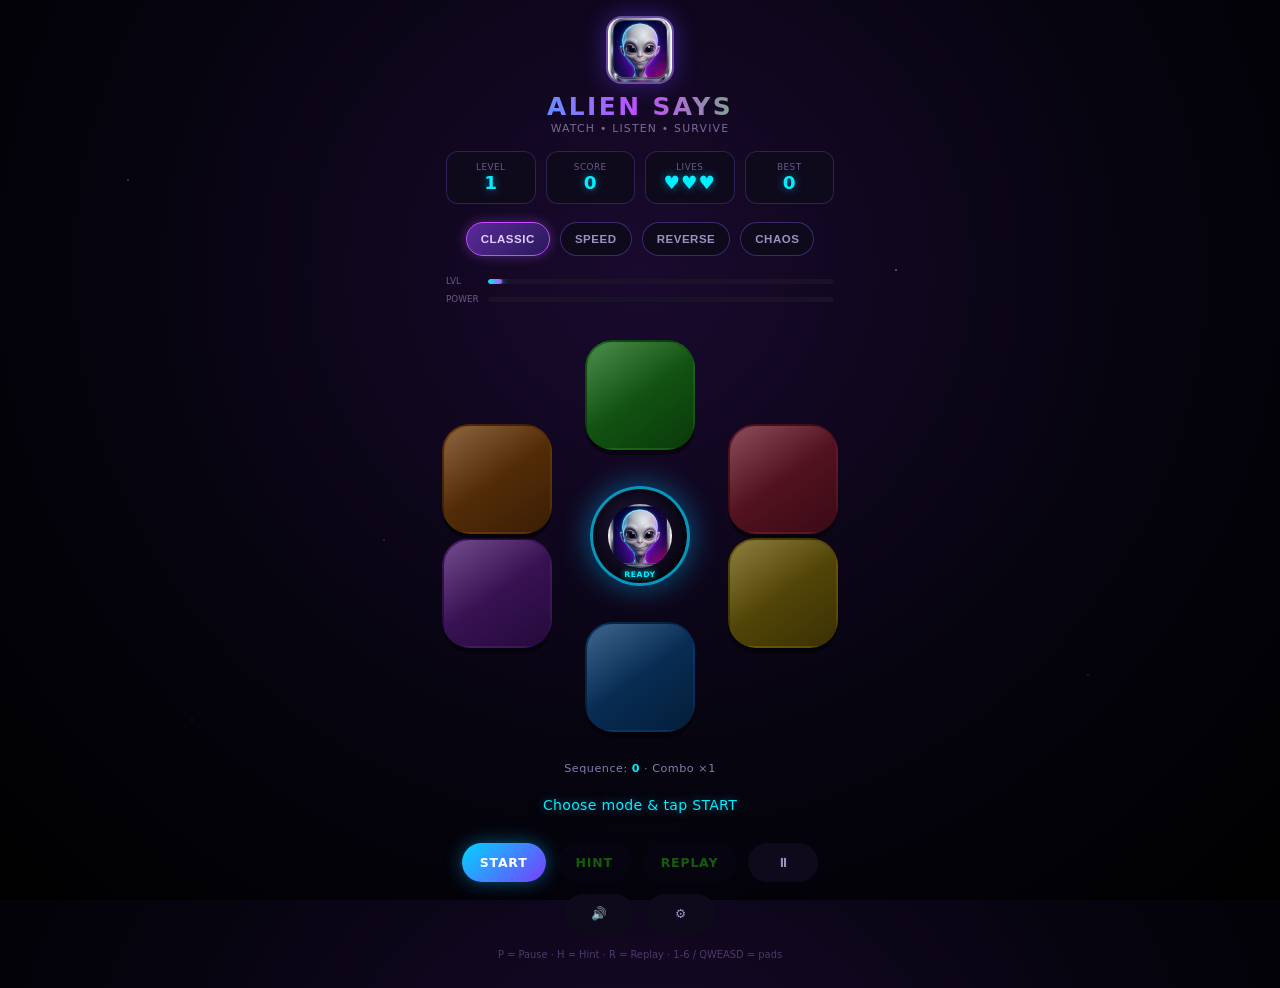
<file: index.html>
<!DOCTYPE html>
<html lang="en">
<head>
  <meta charset="UTF-8">
  <meta name="viewport" content="width=device-width, initial-scale=1.0, maximum-scale=1.0, user-scalable=no, viewport-fit=cover">
  <meta name="theme-color" content="#0a0618">
  <meta name="apple-mobile-web-app-capable" content="yes">
  <meta name="apple-mobile-web-app-status-bar-style" content="black-translucent">
  <meta name="apple-mobile-web-app-title" content="Alien Says">
  <link rel="icon" type="image/png" href="alien-icon-192.png">
  <link rel="apple-touch-icon" href="alien-icon-512.png">
  <link rel="manifest" href="manifest.json">
  <title>Alien Says</title>
  <style>
    :root {
      --bg: #06040f;
      --panel: #0e0a1c;
      --green: #39ff14;
      --red: #ff2a4a;
      --yellow: #ffe600;
      --blue: #00d4ff;
      --purple: #c44dff;
      --orange: #ff8c00;
      --cyan: #00f0ff;
      --text: #e8e0ff;
    }
    * { box-sizing: border-box; margin: 0; padding: 0; -webkit-tap-highlight-color: transparent; user-select: none; -webkit-user-select: none; }
    html, body { height: 100%; width: 100%; }
    body {
      background: radial-gradient(ellipse at 50% 30%, #1a0a2e 0%, #06040f 55%, #000 100%);
      color: var(--text);
      font-family: system-ui, -apple-system, BlinkMacSystemFont, "Segoe UI", Roboto, sans-serif;
      min-height: 100dvh; min-height: -webkit-fill-available;
      display: flex; flex-direction: column; align-items: center; justify-content: flex-start;
      overflow-x: hidden; overflow-y: auto; position: relative;
    }
    body::before {
      content: ''; position: fixed; inset: 0;
      background-image:
        radial-gradient(1px 1px at 10% 20%, #fff, transparent),
        radial-gradient(1px 1px at 30% 60%, rgba(255,255,255,0.7), transparent),
        radial-gradient(1.5px 1.5px at 70% 30%, #fff, transparent),
        radial-gradient(1px 1px at 85% 75%, rgba(180,120,255,0.8), transparent),
        radial-gradient(1px 1px at 50% 90%, #fff, transparent),
        radial-gradient(1px 1px at 15% 80%, rgba(0,240,255,0.6), transparent);
      background-size: 100% 100%; animation: starDrift 40s linear infinite; opacity: 0.55; pointer-events: none; z-index: 0;
    }
    @keyframes starDrift { from { transform: translateY(0); } to { transform: translateY(-30px); } }
    #edgeGlow {
      position: fixed; inset: 0; pointer-events: none; z-index: 50; opacity: 0; transition: opacity 0.25s;
      box-shadow: inset 0 0 80px var(--glow-color, #39ff14);
    }
    .container {
      position: relative; z-index: 1; width: 100%; max-width: 420px; padding: 16px 16px 28px;
      display: flex; flex-direction: column; align-items: center; gap: 16px;
    }
    header { text-align: center; width: 100%; }
    .logo-wrap {
      width: 68px; height: 68px; margin: 0 auto 8px; border-radius: 16px; background: #0a0618;
      border: 2px solid rgba(180,120,255,0.6);
      box-shadow: 0 0 25px rgba(100,60,255,0.45), inset 0 0 12px rgba(0,0,0,0.6);
      overflow: hidden; animation: logoPulse 3.5s ease-in-out infinite;
    }
    .logo-wrap img { width: 100%; height: 100%; object-fit: cover; display: block; }
    @keyframes logoPulse {
      0%, 100% { box-shadow: 0 0 20px rgba(100,60,255,0.4); }
      50% { box-shadow: 0 0 35px rgba(0,212,255,0.6), 0 0 60px rgba(180,80,255,0.3); }
    }
    h1 {
      font-size: 1.55rem; font-weight: 800; letter-spacing: 2.5px;
      background: linear-gradient(90deg, #00d4ff, #c44dff, #39ff14);
      -webkit-background-clip: text; -webkit-text-fill-color: transparent; background-clip: text; margin-bottom: 1px;
    }
    .tagline { font-size: 0.68rem; color: #7a6a9a; letter-spacing: 1.2px; text-transform: uppercase; }
    .hud { display: grid; grid-template-columns: repeat(4, 1fr); gap: 10px; width: 100%; }
    .hud-box {
      background: var(--panel); border: 1px solid rgba(140,100,255,0.25); border-radius: 12px;
      padding: 10px 6px; text-align: center;
    }
    .hud-label { font-size: 0.55rem; color: #6a5a8a; letter-spacing: 0.5px; text-transform: uppercase; }
    .hud-value { font-size: 1.15rem; font-weight: 700; color: var(--cyan); text-shadow: 0 0 8px rgba(0,212,255,0.5); }
    .modes { display: flex; gap: 10px; width: 100%; justify-content: center; flex-wrap: wrap; margin: 2px 0; }
    .mode-btn {
      font-size: 0.72rem; font-weight: 600; padding: 10px 14px; border-radius: 20px;
      border: 1px solid rgba(140,100,255,0.35); background: var(--panel); color: #a090c0;
      cursor: pointer; transition: all 0.15s; text-transform: uppercase; letter-spacing: 0.5px;
      min-width: 72px;
    }
    .mode-btn.active {
      background: linear-gradient(135deg, #5a2a9a, #2a1a5a); color: #e0d0ff;
      border-color: var(--purple); box-shadow: 0 0 12px rgba(180,80,255,0.4);
    }
    .mode-btn:disabled { opacity: 0.45; cursor: not-allowed; }
    .mode-btn:not(:disabled):hover {
      border-color: var(--purple);
      color: #e0d0ff;
      background: rgba(90,42,154,0.35);
    }
    .bars { width: 100%; display: flex; flex-direction: column; gap: 8px; margin: 2px 0; }
    .bar-row { display: flex; align-items: center; gap: 6px; }
    .bar-label { font-size: 0.55rem; color: #6a5a8a; width: 36px; text-transform: uppercase; }
    .bar-track { flex: 1; height: 5px; background: #1a1228; border-radius: 3px; overflow: hidden; }
    .bar-fill { height: 100%; width: 0%; border-radius: 3px; transition: width 0.35s ease; }
    .level-fill { background: linear-gradient(90deg, var(--cyan), var(--purple)); box-shadow: 0 0 6px var(--cyan); }
    .power-fill { background: linear-gradient(90deg, var(--green), var(--yellow)); box-shadow: 0 0 6px var(--green); }
    .board {
      position: relative;
      width: 400px;
      height: 400px;
      margin: 14px 0;
      flex-shrink: 0;
    }
    .pad {
      position: absolute;
      width: 110px;
      height: 110px;
      border-radius: 28px;
      cursor: pointer;
      transition: transform 0.09s ease, box-shadow 0.09s ease, background 0.09s ease, filter 0.09s;
      border: 2px solid transparent;
      overflow: hidden;
      box-shadow: 0 5px 0 rgba(0,0,0,0.5);
    }
    .pad::before {
      content: ''; position: absolute; inset: 0; border-radius: 24px;
      background: linear-gradient(145deg, rgba(255,255,255,0.22), transparent 50%); pointer-events: none;
    }
    .pad::after {
      content: ''; position: absolute; inset: 0; border-radius: 24px; opacity: 0;
      transition: opacity 0.15s; pointer-events: none; box-shadow: inset 0 0 24px rgba(255,255,255,0.4);
    }
    .pad.lit::after { opacity: 1; }
    /* Circular layout – generous gaps (~28-36px clear space between pads)
       Research: ≥12-16px gap preferred; separation reduces mistaps more than size alone */
    .pad-green  {
      top: 4px; left: 50%; margin-left: -55px;
      background: linear-gradient(145deg, #1a6b1a, #0a3a0a);
    }
    .pad-red {
      top: 88px; right: 2px;
      background: linear-gradient(145deg, #6b1a2a, #3a0a15);
    }
    .pad-yellow {
      bottom: 88px; right: 2px;
      background: linear-gradient(145deg, #6b5a0a, #3a3005);
    }
    .pad-blue {
      bottom: 4px; left: 50%; margin-left: -55px;
      background: linear-gradient(145deg, #0a3a6b, #051e3a);
    }
    .pad-purple {
      bottom: 88px; left: 2px;
      background: linear-gradient(145deg, #4a1a6b, #250a3a);
    }
    .pad-orange {
      top: 88px; left: 2px;
      background: linear-gradient(145deg, #6b3a0a, #3a1e05);
    }
    .pad.lit, .pad.active { filter: brightness(1.35) saturate(1.4); z-index: 2; }
    .pad-green.lit, .pad-green.active {
      background: linear-gradient(145deg, #39ff14, #00e000) !important;
      box-shadow: 0 0 28px #39ff14, 0 0 55px rgba(57,255,20,0.7), 0 0 90px rgba(57,255,20,0.35);
      border-color: #bfffbf; transform: scale(0.94);
    }
    .pad-red.lit, .pad-red.active {
      background: linear-gradient(145deg, #ff2a4a, #ff0040) !important;
      box-shadow: 0 0 25px #ff2a4a, 0 0 50px rgba(255,42,74,0.7), 0 0 80px rgba(255,42,74,0.3);
      border-color: #ffbfcf; transform: scale(0.94);
    }
    .pad-yellow.lit, .pad-yellow.active {
      background: linear-gradient(145deg, #ffe600, #ffcc00) !important;
      box-shadow: 0 0 25px #ffe600, 0 0 50px rgba(255,230,0,0.7), 0 0 80px rgba(255,230,0,0.3);
      border-color: #ffffbf; transform: scale(0.94);
    }
    .pad-blue.lit, .pad-blue.active {
      background: linear-gradient(145deg, #00d4ff, #0099ff) !important;
      box-shadow: 0 0 28px #00d4ff, 0 0 55px rgba(0,212,255,0.7), 0 0 90px rgba(0,212,255,0.35);
      border-color: #bff5ff; transform: scale(0.94);
    }
    .pad-purple.lit, .pad-purple.active {
      background: linear-gradient(145deg, #c44dff, #9b2dff) !important;
      box-shadow: 0 0 25px #c44dff, 0 0 50px rgba(196,77,255,0.7), 0 0 80px rgba(196,77,255,0.3);
      border-color: #e8bfff; transform: scale(0.94);
    }
    .pad-orange.lit, .pad-orange.active {
      background: linear-gradient(145deg, #ff8c00, #ff6600) !important;
      box-shadow: 0 0 25px #ff8c00, 0 0 50px rgba(255,140,0,0.7), 0 0 80px rgba(255,140,0,0.3);
      border-color: #ffdfbf; transform: scale(0.94);
    }
    .pad.disabled { pointer-events: none; opacity: 0.7; }
    .center {
      position: absolute; top: 50%; left: 50%; transform: translate(-50%, -50%);
      width: 100px; height: 100px; border-radius: 50%;
      background: radial-gradient(circle at 35% 30%, #1a1230, #06040f);
      border: 3px solid rgba(0,212,255,0.7);
      box-shadow: 0 0 30px rgba(0,180,255,0.5), inset 0 0 16px rgba(0,0,0,0.8);
      display: flex; flex-direction: column; align-items: center; justify-content: center;
      cursor: pointer; z-index: 5; transition: all 0.2s; overflow: hidden;
    }
    .center:hover { box-shadow: 0 0 40px rgba(0,212,255,0.7), inset 0 0 16px rgba(0,0,0,0.8); }
    .center img { width: 64px; height: 64px; border-radius: 50%; object-fit: cover; transition: transform 0.2s; }
    .center.react img { transform: scale(1.12); }
    .center .status-text {
      position: absolute; bottom: 4px; font-size: 0.48rem; letter-spacing: 0.6px;
      color: var(--cyan); font-weight: 700; text-transform: uppercase; text-shadow: 0 0 6px var(--cyan);
    }
    .message {
      min-height: 28px; font-size: 0.88rem; text-align: center; color: var(--cyan);
      text-shadow: 0 0 10px rgba(0,212,255,0.5); letter-spacing: 0.3px; padding: 4px 8px;
      margin: 2px 0;
    }
    .message.error { color: #ff4466; text-shadow: 0 0 10px #ff4466; }
    .message.success { color: var(--green); text-shadow: 0 0 10px var(--green); }
    .message.warn { color: var(--yellow); text-shadow: 0 0 10px var(--yellow); }
    .controls { display: flex; gap: 12px; width: 100%; justify-content: center; flex-wrap: wrap; margin-top: 4px; }
    button.ctrl {
      font-family: inherit; font-size: 0.78rem; font-weight: 700; letter-spacing: 0.8px;
      padding: 12px 18px; border: none; border-radius: 26px; cursor: pointer;
      transition: transform 0.12s, box-shadow 0.12s, opacity 0.12s; text-transform: uppercase;
      min-width: 70px;
    }
    .btn-start {
      background: linear-gradient(135deg, #00d4ff, #7a3dff); color: #fff;
      box-shadow: 0 0 18px rgba(0,180,255,0.45);
    }
    .btn-start:hover:not(:disabled) { transform: scale(1.05); box-shadow: 0 0 28px rgba(0,180,255,0.7); }
    .btn-start:disabled { opacity: 0.4; cursor: not-allowed; transform: none; }
    .btn-hint { background: var(--panel); color: var(--green); border: 1px solid rgba(57,255,20,0.4); }
    .btn-hint:disabled { opacity: 0.35; cursor: not-allowed; }
    .btn-sound, .btn-settings { background: var(--panel); color: #a090c0; border: 1px solid rgba(140,100,255,0.3); }
    .tip { font-size: 0.62rem; color: #4a3a6a; text-align: center; }
    .overlay {
      position: fixed; inset: 0; background: rgba(4,2,12,0.82);
      backdrop-filter: blur(6px); -webkit-backdrop-filter: blur(6px);
      display: flex; align-items: center; justify-content: center; z-index: 200;
      opacity: 0; pointer-events: none; transition: opacity 0.3s; padding: 16px;
    }
    .overlay.show { opacity: 1; pointer-events: auto; }
    .overlay-card {
      background: linear-gradient(165deg, #140e28, #0a0618); border: 2px solid rgba(0,212,255,0.5);
      border-radius: 18px; padding: 22px 18px; text-align: center; max-width: 320px; width: 100%;
      box-shadow: 0 0 50px rgba(80,40,180,0.35);
    }
    .overlay-card h2 {
      font-size: 1.35rem; margin-bottom: 6px;
      background: linear-gradient(90deg, #00d4ff, #c44dff);
      -webkit-background-clip: text; -webkit-text-fill-color: transparent;
    }
    .overlay-card p { font-size: 0.82rem; color: #9a8ab8; margin-bottom: 10px; line-height: 1.4; }
    .score-big { font-size: 2rem; font-weight: 800; color: var(--cyan); text-shadow: 0 0 18px var(--cyan); margin: 4px 0 12px; }
    .stats-row { display: flex; justify-content: space-around; margin: 10px 0 14px; font-size: 0.75rem; color: #8a7aa8; }
    .stats-row span { display: block; color: var(--text); font-weight: 700; font-size: 1rem; }
    .hs-list { text-align: left; font-size: 0.78rem; margin: 8px 0 12px; max-height: 120px; overflow-y: auto; }
    .hs-list div { display: flex; justify-content: space-between; padding: 3px 0; border-bottom: 1px solid rgba(140,100,255,0.15); color: #a090c0; }
    .hs-list .rank { color: var(--cyan); font-weight: 700; width: 24px; }
    .settings-grid { display: grid; gap: 10px; text-align: left; margin: 12px 0; }
    .settings-grid label { display: flex; justify-content: space-between; align-items: center; font-size: 0.8rem; color: #b0a0d0; }
    .settings-grid input[type="range"] { width: 110px; accent-color: var(--cyan); }
    #loader {
      position: fixed; inset: 0; background: #06040f; display: flex; flex-direction: column;
      align-items: center; justify-content: center; z-index: 9999; transition: opacity 0.4s;
    }
    #loader.hide { opacity: 0; pointer-events: none; }
    #loader .alien-spin {
      width: 90px; height: 90px; border-radius: 20px; border: 2px solid rgba(0,212,255,0.6);
      box-shadow: 0 0 30px rgba(100,60,255,0.5); overflow: hidden; margin-bottom: 14px;
      animation: logoPulse 1.6s ease-in-out infinite;
    }
    #loader .alien-spin img { width: 100%; height: 100%; object-fit: cover; }
    #loader p { color: var(--cyan); font-size: 0.9rem; letter-spacing: 2px; }
    @media (max-width: 420px) {
      .board { width: 360px; height: 360px; }
      .pad { width: 100px; height: 100px; border-radius: 24px; }
      .pad-green, .pad-blue { margin-left: -50px; }
      .center { width: 90px; height: 90px; }
      .center img { width: 56px; height: 56px; }
      h1 { font-size: 1.35rem; }
      .hud-value { font-size: 1rem; }
    }
    @media (max-width: 380px) {
      .board { width: 330px; height: 330px; }
      .pad { width: 94px; height: 94px; border-radius: 22px; }
      .pad-green, .pad-blue { margin-left: -47px; }
      .pad-red, .pad-yellow { right: 4px; }
      .pad-orange, .pad-purple { left: 4px; }
      .center { width: 84px; height: 84px; }
      .center img { width: 52px; height: 52px; }
    }
    @media (max-width: 340px) {
      .board { width: 300px; height: 300px; }
      .pad { width: 86px; height: 86px; border-radius: 20px; }
      .pad-green, .pad-blue { margin-left: -43px; }
      .center { width: 76px; height: 76px; }
      .center img { width: 46px; height: 46px; }
    }
    @media (max-height: 740px) {
      .logo-wrap { width: 54px; height: 54px; }
      .board { width: 340px; height: 340px; }
      .pad { width: 96px; height: 96px; }
      .pad-green, .pad-blue { margin-left: -48px; }
      .center { width: 86px; height: 86px; }
      .center img { width: 52px; height: 52px; }
      .container { gap: 10px; padding-top: 8px; }
    }

    /* Pulse ring when pad lights */
    .pad .ring {
      position: absolute; inset: -8px; border-radius: 32px;
      border: 2px solid currentColor; opacity: 0;
      pointer-events: none; transform: scale(0.85);
    }
    .pad.lit .ring {
      animation: ringPulse 0.45s ease-out forwards;
    }
    @keyframes ringPulse {
      0% { opacity: 0.9; transform: scale(0.9); }
      100% { opacity: 0; transform: scale(1.25); }
    }
    .pad-green .ring { color: #39ff14; }
    .pad-red .ring { color: #ff2a4a; }
    .pad-yellow .ring { color: #ffe600; }
    .pad-blue .ring { color: #00d4ff; }
    .pad-purple .ring { color: #c44dff; }
    .pad-orange .ring { color: #ff8c00; }

    /* Sequence length badge */
    .seq-badge {
      font-size: 0.7rem; color: #8a7ab0; letter-spacing: 0.5px;
      text-align: center; margin-top: -4px;
    }
    .seq-badge strong { color: var(--cyan); }

    /* Toast notifications */
    #toast {
      position: fixed; bottom: 24px; left: 50%; transform: translateX(-50%) translateY(80px);
      background: linear-gradient(135deg, #1a1230, #0e0a1c);
      border: 1px solid rgba(0,212,255,0.45); color: #e0d0ff;
      padding: 12px 20px; border-radius: 14px; font-size: 0.85rem;
      z-index: 300; opacity: 0; transition: all 0.35s ease;
      box-shadow: 0 0 24px rgba(80,40,180,0.35); pointer-events: none;
      max-width: 90%; text-align: center;
    }
    #toast.show { opacity: 1; transform: translateX(-50%) translateY(0); }

    /* Pause overlay */
    #pauseOverlay .overlay-card h2 { margin-bottom: 12px; }

    /* Colorblind patterns on pads */
    body.cb .pad-green::after { content: ''; background: repeating-linear-gradient(45deg, transparent, transparent 4px, rgba(255,255,255,0.15) 4px, rgba(255,255,255,0.15) 8px); opacity: 0.5; }
    body.cb .pad-red::after { content: ''; background: radial-gradient(circle at 30% 30%, rgba(255,255,255,0.25) 0 3px, transparent 4px); background-size: 12px 12px; opacity: 0.6; }
    body.cb .pad-yellow::after { content: ''; background: repeating-linear-gradient(0deg, transparent, transparent 3px, rgba(0,0,0,0.2) 3px, rgba(0,0,0,0.2) 6px); opacity: 0.4; }
    body.cb .pad-blue::after { content: ''; background: repeating-linear-gradient(-45deg, transparent, transparent 5px, rgba(255,255,255,0.12) 5px, rgba(255,255,255,0.12) 10px); opacity: 0.5; }
    body.cb .pad-purple::after { content: ''; background: radial-gradient(circle, transparent 40%, rgba(255,255,255,0.15) 41% 55%, transparent 56%); background-size: 14px 14px; opacity: 0.5; }
    body.cb .pad-orange::after { content: ''; background: repeating-linear-gradient(90deg, transparent, transparent 4px, rgba(0,0,0,0.15) 4px, rgba(0,0,0,0.15) 8px); opacity: 0.4; }

    /* Lives hearts style */
    #lives { letter-spacing: 1px; }

  </style>
</head>
<body>
  <div id="edgeGlow"></div>
  <div id="loader">
    <div class="alien-spin">
      <img src="alien-logo.png" alt="Alien" onerror="this.src='alien-icon-192.png'">
    </div>
    <p>ALIEN SAYS</p>
  </div>
  <div class="container" id="app" style="visibility:hidden;">
    <header>
      <div class="logo-wrap">
        <img src="alien-logo.png" alt="Alien" onerror="this.src='alien-icon-192.png'">
      </div>
      <h1>ALIEN SAYS</h1>
      <div class="tagline">Watch • Listen • Survive</div>
    </header>
    <div class="hud">
      <div class="hud-box"><div class="hud-label">Level</div><div class="hud-value" id="level">1</div></div>
      <div class="hud-box"><div class="hud-label">Score</div><div class="hud-value" id="score">0</div></div>
      <div class="hud-box"><div class="hud-label">Lives</div><div class="hud-value" id="lives">3</div></div>
      <div class="hud-box"><div class="hud-label">Best</div><div class="hud-value" id="best">0</div></div>
    </div>
    <div class="modes" id="modeBar">
      <button class="mode-btn active" data-mode="classic">Classic</button>
      <button class="mode-btn" data-mode="speed">Speed</button>
      <button class="mode-btn" data-mode="reverse">Reverse</button>
      <button class="mode-btn" data-mode="chaos">Chaos</button>
    </div>
    <div class="bars">
      <div class="bar-row"><div class="bar-label">Lvl</div><div class="bar-track"><div class="bar-fill level-fill" id="levelFill"></div></div></div>
      <div class="bar-row"><div class="bar-label">Power</div><div class="bar-track"><div class="bar-fill power-fill" id="powerFill"></div></div></div>
    </div>
    <div class="board" id="board">
      <div class="pad pad-green" data-color="green" id="pad-green"><div class="ring"></div></div>
      <div class="pad pad-red" data-color="red" id="pad-red"><div class="ring"></div></div>
      <div class="pad pad-yellow" data-color="yellow" id="pad-yellow"><div class="ring"></div></div>
      <div class="pad pad-blue" data-color="blue" id="pad-blue"><div class="ring"></div></div>
      <div class="pad pad-purple" data-color="purple" id="pad-purple"><div class="ring"></div></div>
      <div class="pad pad-orange" data-color="orange" id="pad-orange"><div class="ring"></div></div>
      <div class="center" id="centerBtn" title="Start / Status">
        <img src="alien-logo.png" alt="Alien" onerror="this.src='alien-icon-192.png'">
        <div class="status-text" id="statusText">READY</div>
      </div>
    </div>
    <div class="seq-badge" id="seqBadge">Sequence: <strong>0</strong></div>
    <div class="message" id="message">Choose mode & tap START</div>
    <div class="controls">
      <button class="ctrl btn-start" id="startBtn">START</button>
      <button class="ctrl btn-hint" id="hintBtn" disabled title="Uses 40 Power">HINT</button>
      <button class="ctrl btn-hint" id="replayBtn" disabled title="Uses 25 Power">REPLAY</button>
      <button class="ctrl btn-sound" id="pauseBtn" title="Pause (P)">⏸</button>
      <button class="ctrl btn-sound" id="soundBtn">🔊</button>
      <button class="ctrl btn-settings" id="settingsBtn">⚙️</button>
    </div>
    <div class="tip">P = Pause · H = Hint · R = Replay · 1-6 / QWEASD = pads</div>
  </div>
  <div class="overlay" id="overlay">
    <div class="overlay-card">
      <h2 id="overlayTitle">GAME OVER</h2>
      <p id="overlayMsg">The aliens observed your performance.</p>
      <div class="score-big" id="overlayScore">0</div>
      <div class="stats-row">
        <div>Level<br><span id="statLevel">1</span></div>
        <div>Combo<br><span id="statCombo">0</span></div>
        <div>Mode<br><span id="statMode">Classic</span></div>
      </div>
      <div class="hs-list" id="hsList"></div>
      <button class="ctrl btn-start" id="playAgainBtn" style="width:100%;margin-top:6px;">PLAY AGAIN</button>
    </div>
  </div>
  <div class="overlay" id="settingsOverlay">
    <div class="overlay-card">
      <h2>Settings</h2>
      <div class="settings-grid">
        <label>Sound Volume <input type="range" id="volSlider" min="0" max="100" value="70"></label>
        <label>Vibration <input type="checkbox" id="vibCheck" checked></label>
        <label>Show Hints <input type="checkbox" id="hintCheck" checked></label>
        <label>Colorblind patterns <input type="checkbox" id="cbCheck"></label>
      </div>
      <button class="ctrl btn-start" id="closeSettings" style="width:100%;">DONE</button>
    </div>
  </div>
  <div id="toast"></div>
  <div class="overlay" id="pauseOverlay">
    <div class="overlay-card">
      <h2>PAUSED</h2>
      <p>Take a breath. The aliens can wait.</p>
      <button class="ctrl btn-start" id="resumeBtn" style="width:100%;margin-top:8px;">RESUME</button>
      <button class="ctrl btn-reset" id="quitBtn" style="width:100%;margin-top:10px;background:var(--panel);color:#ff6688;border:1px solid rgba(255,68,102,0.4);">QUIT TO MENU</button>
    </div>
  </div>
  <script>
  (function () {
    'use strict';
    function hideLoader() {
      var l = document.getElementById('loader');
      var a = document.getElementById('app');
      if (l) l.classList.add('hide');
      if (a) a.style.visibility = 'visible';
      setTimeout(function () { if (l) l.style.display = 'none'; }, 450);
    }
    if (document.readyState === 'loading') {
      document.addEventListener('DOMContentLoaded', function () { setTimeout(hideLoader, 280); });
    } else { setTimeout(hideLoader, 280); }

    var COLORS = ['green', 'red', 'yellow', 'blue', 'purple', 'orange'];
    var FREQS = { green: 329.63, red: 261.63, yellow: 392.00, blue: 220.00, purple: 349.23, orange: 293.66 };
    var MODE_NAMES = { classic: 'Classic', speed: 'Speed', reverse: 'Reverse', chaos: 'Chaos' };

    var sequence = [], playerSeq = [], level = 1, score = 0, combo = 0, maxCombo = 0, power = 0, best = 0, lives = 3, isPaused = false, totalCorrect = 0, gamesPlayed = 0;
    var highScores = [], mode = 'classic', isPlaying = false, isShowing = false, canClick = false;
    var soundEnabled = true, volume = 0.7, vibrationOn = true, hintsEnabled = true;

    try {
      best = parseInt(localStorage.getItem('alienSaysBest2') || '0', 10) || 0;
      highScores = JSON.parse(localStorage.getItem('alienSaysHS') || '[]') || [];
      volume = parseFloat(localStorage.getItem('alienSaysVol') || '0.7') || 0.7;
      if (localStorage.getItem('alienSaysCB') === '1') document.body.classList.add('cb');
    } catch (e) {}

    var pads = {};
    COLORS.forEach(function (c) { pads[c] = document.getElementById('pad-' + c); });
    var levelEl = document.getElementById('level'), scoreEl = document.getElementById('score');
    var livesEl = document.getElementById('lives'), bestEl = document.getElementById('best');
    var replayBtn = document.getElementById('replayBtn');
    var seqBadge = document.getElementById('seqBadge');
    var toastEl = document.getElementById('toast');
    var pauseOverlay = document.getElementById('pauseOverlay');
    var messageEl = document.getElementById('message'), statusText = document.getElementById('statusText');
    var startBtn = document.getElementById('startBtn'), hintBtn = document.getElementById('hintBtn');
    var soundBtn = document.getElementById('soundBtn'), settingsBtn = document.getElementById('settingsBtn');
    var centerBtn = document.getElementById('centerBtn'), overlay = document.getElementById('overlay');
    var settingsOverlay = document.getElementById('settingsOverlay');
    var levelFill = document.getElementById('levelFill'), powerFill = document.getElementById('powerFill');
    var edgeGlow = document.getElementById('edgeGlow'), modeBar = document.getElementById('modeBar');
    if (bestEl) bestEl.textContent = best;

    var AudioCtx = window.AudioContext || window.webkitAudioContext, audioCtx = null;
    function initAudio() {
      try { if (!audioCtx) audioCtx = new AudioCtx(); if (audioCtx.state === 'suspended') audioCtx.resume(); } catch (e) {}
    }
    function playTone(color, duration) {
      duration = duration || 0.32;
      if (!soundEnabled || !audioCtx) return;
      try {
        var osc = audioCtx.createOscillator(), gain = audioCtx.createGain();
        osc.type = 'sine'; osc.frequency.value = FREQS[color] || 300;
        var t = audioCtx.currentTime;
        gain.gain.setValueAtTime(0.0001, t);
        gain.gain.exponentialRampToValueAtTime(0.25 * volume, t + 0.02);
        gain.gain.exponentialRampToValueAtTime(0.0001, t + duration);
        osc.connect(gain); gain.connect(audioCtx.destination);
        osc.start(t); osc.stop(t + duration + 0.02);
      } catch (e) {}
    }
    function playChord(freqs, duration) {
      if (!soundEnabled || !audioCtx) return;
      freqs.forEach(function (f, i) {
        try {
          var osc = audioCtx.createOscillator(), gain = audioCtx.createGain();
          osc.type = i % 2 ? 'triangle' : 'sine'; osc.frequency.value = f;
          var t = audioCtx.currentTime + i * 0.04;
          gain.gain.setValueAtTime(0.12 * volume, t);
          gain.gain.exponentialRampToValueAtTime(0.0001, t + duration);
          osc.connect(gain); gain.connect(audioCtx.destination);
          osc.start(t); osc.stop(t + duration + 0.05);
        } catch (e) {}
      });
    }
    function playSuccess() { playChord([523.25, 659.25, 783.99, 1046.5], 0.22); }
    function playError() {
      if (!soundEnabled || !audioCtx) return;
      try {
        var osc = audioCtx.createOscillator(), gain = audioCtx.createGain();
        osc.type = 'sawtooth';
        osc.frequency.setValueAtTime(160, audioCtx.currentTime);
        osc.frequency.exponentialRampToValueAtTime(60, audioCtx.currentTime + 0.45);
        gain.gain.setValueAtTime(0.2 * volume, audioCtx.currentTime);
        gain.gain.exponentialRampToValueAtTime(0.0001, audioCtx.currentTime + 0.5);
        osc.connect(gain); gain.connect(audioCtx.destination);
        osc.start(); osc.stop(audioCtx.currentTime + 0.55);
      } catch (e) {}
    }
    function playStart() { playChord([220, 277, 330, 440, 554], 0.18); }

    function setMessage(text, type) {
      if (!messageEl) return;
      messageEl.textContent = text;
      messageEl.className = 'message' + (type ? ' ' + type : '');
    }
    function setStatus(t) { if (statusText) statusText.textContent = t; }
    function showToast(msg, ms) {
      ms = ms || 2200;
      if (!toastEl) return;
      toastEl.textContent = msg;
      toastEl.classList.add('show');
      clearTimeout(showToast._t);
      showToast._t = setTimeout(function () { toastEl.classList.remove('show'); }, ms);
    }

    function updateHUD() {
      if (levelEl) levelEl.textContent = level;
      if (scoreEl) scoreEl.textContent = score;
      if (livesEl) livesEl.textContent = '♥'.repeat(Math.max(0, lives)) || '0';
      if (bestEl) bestEl.textContent = best;
      if (levelFill) levelFill.style.width = Math.min(100, (level / 25) * 100) + '%';
      if (powerFill) powerFill.style.width = Math.min(100, power) + '%';
      if (hintBtn) hintBtn.disabled = !(isPlaying && power >= 40 && hintsEnabled && canClick && !isPaused);
      if (replayBtn) replayBtn.disabled = !(isPlaying && power >= 25 && canClick && sequence.length > 0 && !isPaused);
      if (seqBadge) seqBadge.innerHTML = 'Sequence: <strong>' + sequence.length + '</strong> · Combo ×' + (1 + Math.floor(combo / 5) * 0.25).toFixed(2).replace(/\.00$/, '');
    }
    function lightPad(color, on) {
      var p = pads[color]; if (!p) return;
      if (on) p.classList.add('lit'); else p.classList.remove('lit');
    }
    function flashEdge(color) {
      if (!edgeGlow) return;
      var map = { green: '#39ff14', red: '#ff2a4a', yellow: '#ffe600', blue: '#00d4ff', purple: '#c44dff', orange: '#ff8c00' };
      edgeGlow.style.setProperty('--glow-color', map[color] || '#00d4ff');
      edgeGlow.style.opacity = '0.55';
      setTimeout(function () { edgeGlow.style.opacity = '0'; }, 280);
    }
    function flashPad(color, ms) {
      ms = ms || 340;
      return new Promise(function (resolve) {
        lightPad(color, true); playTone(color, ms / 1000); flashEdge(color);
        if (vibrationOn && navigator.vibrate) { try { navigator.vibrate(25); } catch (e) {} }
        setTimeout(function () { lightPad(color, false); setTimeout(resolve, 90); }, ms);
      });
    }
    function disablePads(dis) {
      COLORS.forEach(function (c) {
        if (pads[c]) { if (dis) pads[c].classList.add('disabled'); else pads[c].classList.remove('disabled'); }
      });
    }
    function centerReact() {
      if (!centerBtn) return;
      centerBtn.classList.add('react');
      setTimeout(function () { centerBtn.classList.remove('react'); }, 220);
    }
    function sleep(ms) { return new Promise(function (r) { setTimeout(r, ms); }); }

    function getSpeed() {
      var base = mode === 'speed' ? 280 : 380;
      return Math.max(160, base - level * (mode === 'speed' ? 11 : 7));
    }

    async function showSequence() {
      isShowing = true; canClick = false; disablePads(true);
      setStatus('WATCH');
      setMessage(mode === 'reverse' ? 'Watch carefully (may reverse)...' : 'Alien is speaking...');
      await sleep(420);
      var seqToShow = sequence.slice();
      var doReverse = mode === 'reverse' && level > 3 && Math.random() < 0.42;
      if (doReverse) {
        seqToShow = seqToShow.slice().reverse();
        setMessage('⚠ REVERSED sequence!', 'warn');
        await sleep(500);
      }
      var speed = getSpeed();
      for (var i = 0; i < seqToShow.length; i++) {
        if (mode === 'chaos' && level > 2 && Math.random() < 0.22) {
          var decoy = COLORS[Math.floor(Math.random() * 6)];
          lightPad(decoy, true);
          setTimeout(function (d) { lightPad(d, false); }.bind(null, decoy), speed * 0.55);
        }
        await flashPad(seqToShow[i], speed);
      }
      await sleep(200);
      isShowing = false; canClick = true; disablePads(false);
      setStatus('YOUR TURN');
      setMessage(doReverse ? 'Repeat the ORIGINAL order!' : 'Your turn — repeat!');
      playerSeq = []; updateHUD();
    }

    function nextRound() {
      var next = COLORS[Math.floor(Math.random() * 6)];
      sequence.push(next);
      if (mode === 'speed' && level > 4 && Math.random() < 0.18) {
        sequence.push(COLORS[Math.floor(Math.random() * 6)]);
      }
      updateHUD(); showSequence();
    }

    function handlePadClick(color) {
      if (!canClick || isShowing || !isPlaying) return;
      initAudio(); playerSeq.push(color); flashPad(color, 240); centerReact();
      var idx = playerSeq.length - 1;
      if (playerSeq[idx] !== sequence[idx]) {
        canClick = false; combo = 0; lives--; playError();
        COLORS.forEach(function (c) { if (pads[c]) pads[c].classList.add('lit'); });
        setTimeout(function () {
          COLORS.forEach(function (c) { if (pads[c]) pads[c].classList.remove('lit'); });
          updateHUD();
          if (lives <= 0) {
            setMessage('Out of lives!', 'error'); setStatus('FAIL');
            endGame();
          } else {
            setMessage('Wrong! ' + lives + ' live' + (lives === 1 ? '' : 's') + ' left', 'error');
            setStatus('RETRY');
            // replay the same sequence
            playerSeq = [];
            setTimeout(function () { showSequence(); }, 900);
          }
        }, 650);
        return;
      }
      combo++; if (combo > maxCombo) maxCombo = combo;
      power = Math.min(100, power + 6 + Math.floor(combo / 3));
      updateHUD();
      if (playerSeq.length === sequence.length) {
        canClick = false;
        var mult = 1 + Math.floor(combo / 5) * 0.25;
        if (mode === 'speed') mult *= 1.35;
        if (mode === 'chaos') mult *= 1.5;
        if (mode === 'reverse') mult *= 1.4;
        score += Math.round(level * 12 * mult);
        if (score > best) {
          best = score;
          try { localStorage.setItem('alienSaysBest2', String(best)); } catch (e) {}
        }
        power = Math.min(100, power + 12);
        totalCorrect++;
        updateHUD(); playSuccess();
        var gained = Math.round(level * 12 * mult);
        setMessage('Correct! +' + gained, 'success');
        setStatus('GOOD');
        // Milestones
        if (level === 5) showToast('🔥 Level 5 — warming up!');
        else if (level === 10) showToast('👽 Level 10 — the mothership notices you');
        else if (level === 15) showToast('💫 Level 15 — elite memory!');
        else if (level === 20) showToast('🏆 Level 20 — legendary!');
        else if (combo === 10) showToast('⚡ 10-hit combo!');
        else if (combo === 20) showToast('🌟 20-hit combo — unstoppable!');
        else if (sequence.length === 8) showToast('🧠 8-step sequence!');
        else if (sequence.length === 12) showToast('🧬 12-step sequence!');
        level++;
        setTimeout(function () { if (!isPaused) nextRound(); }, 780);
      }
    }

    function useHint() {
      if (!isPlaying || power < 40 || !canClick || !hintsEnabled) return;
      power -= 40; updateHUD();
      var nextIdx = playerSeq.length;
      if (nextIdx < sequence.length) {
        var c = sequence[nextIdx];
        setMessage('Hint: next is ' + c.toUpperCase(), 'warn');
        lightPad(c, true); playTone(c, 0.45);
        setTimeout(function () { lightPad(c, false); }, 480);
      }
    }

    
    function togglePause() {
      if (!isPlaying) return;
      isPaused = !isPaused;
      if (isPaused) {
        canClick = false;
        if (pauseOverlay) pauseOverlay.classList.add('show');
        setStatus('PAUSE');
      } else {
        if (pauseOverlay) pauseOverlay.classList.remove('show');
        if (!isShowing) { canClick = true; setStatus('YOUR TURN'); }
        else setStatus('WATCH');
      }
      updateHUD();
    }

    function useReplay() {
      if (!isPlaying || power < 25 || !canClick || sequence.length === 0) return;
      power -= 25; updateHUD();
      setMessage('Replaying sequence...', 'warn');
      playerSeq = [];
      showSequence();
    }

    function startGame() {
      initAudio(); playStart();
      sequence = []; playerSeq = []; level = 1; score = 0; combo = 0; maxCombo = 0; power = 20; lives = 3; isPaused = false; totalCorrect = 0; gamesPlayed++;
      isPlaying = true; updateHUD();
      if (overlay) overlay.classList.remove('show');
      if (startBtn) startBtn.disabled = true;
      setMessage('Get ready...'); setStatus('GO');
      setTimeout(function () { nextRound(); }, 500);
    }

    function endGame() {
      isPlaying = false; canClick = false; disablePads(true);
      if (startBtn) startBtn.disabled = false;
      highScores.push({ score: score, level: level, mode: mode, date: Date.now() });
      highScores.sort(function (a, b) { return b.score - a.score; });
      highScores = highScores.slice(0, 8);
      try { localStorage.setItem('alienSaysHS', JSON.stringify(highScores)); } catch (e) {}
      document.getElementById('overlayTitle').textContent = score > 400 ? 'IMPRESSIVE!' : 'GAME OVER';
      document.getElementById('overlayMsg').textContent =
        level > 10 ? 'The mothership is intrigued by your mind.' :
        level > 6 ? 'Not bad for a human.' : 'The aliens expected more.';
      document.getElementById('overlayScore').textContent = score;
      document.getElementById('statLevel').textContent = level;
      document.getElementById('statCombo').textContent = maxCombo;
      document.getElementById('statMode').textContent = MODE_NAMES[mode] || mode;
      var list = document.getElementById('hsList');
      if (list) {
        list.innerHTML = highScores.length ? '<div style="margin-bottom:4px;color:#7a6a9a;font-size:0.7rem;">TOP SCORES</div>' : '';
        highScores.forEach(function (h, i) {
          var d = document.createElement('div');
          d.innerHTML = '<span class="rank">#' + (i + 1) + '</span> <span>' + (MODE_NAMES[h.mode] || h.mode) + ' L' + h.level + '</span> <span>' + h.score + '</span>';
          list.appendChild(d);
        });
      }
      if (overlay) overlay.classList.add('show');
      setStatus('END'); setMessage('Game Over');
      if (modeBar) {
        modeBar.querySelectorAll('.mode-btn').forEach(function (b) { b.disabled = false; });
      }
    }

    COLORS.forEach(function (color) {
      var el = pads[color]; if (!el) return;
      el.addEventListener('click', function () { handlePadClick(color); });
      el.addEventListener('touchstart', function (e) { e.preventDefault(); handlePadClick(color); }, { passive: false });
    });
    if (startBtn) startBtn.addEventListener('click', startGame);
    if (centerBtn) centerBtn.addEventListener('click', function () { if (!isPlaying) startGame(); });
    document.getElementById('playAgainBtn').addEventListener('click', startGame);
    if (hintBtn) hintBtn.addEventListener('click', useHint);
    if (replayBtn) replayBtn.addEventListener('click', useReplay);
    var resumeBtn = document.getElementById('resumeBtn');
    var quitBtn = document.getElementById('quitBtn');
    if (resumeBtn) resumeBtn.addEventListener('click', function () { if (isPaused) togglePause(); });
    if (quitBtn) quitBtn.addEventListener('click', function () {
      isPaused = false;
      if (pauseOverlay) pauseOverlay.classList.remove('show');
      endGame();
    });
    var pauseBtn = document.getElementById('pauseBtn');
    if (pauseBtn) pauseBtn.addEventListener('click', togglePause);
    if (soundBtn) {
      soundBtn.addEventListener('click', function () {
        soundEnabled = !soundEnabled;
        soundBtn.textContent = soundEnabled ? '🔊' : '🔇';
        if (soundEnabled) initAudio();
      });
    }
    if (settingsBtn) {
      settingsBtn.addEventListener('click', function () {
        document.getElementById('volSlider').value = Math.round(volume * 100);
        document.getElementById('vibCheck').checked = vibrationOn;
        document.getElementById('hintCheck').checked = hintsEnabled;
        var cbEl = document.getElementById('cbCheck');
        if (cbEl) cbEl.checked = document.body.classList.contains('cb');
        settingsOverlay.classList.add('show');
      });
    }
    document.getElementById('closeSettings').addEventListener('click', function () {
      volume = document.getElementById('volSlider').value / 100;
      vibrationOn = document.getElementById('vibCheck').checked;
      hintsEnabled = document.getElementById('hintCheck').checked;
      var cb = document.getElementById('cbCheck').checked;
      document.body.classList.toggle('cb', cb);
      try {
        localStorage.setItem('alienSaysVol', String(volume));
        localStorage.setItem('alienSaysCB', cb ? '1' : '0');
      } catch (e) {}
      settingsOverlay.classList.remove('show');
      updateHUD();
    });
    if (modeBar) {
      modeBar.addEventListener('click', function (e) {
        var btn = e.target.closest('.mode-btn');
        if (!btn) return;
        if (isPlaying) {
          showToast('Finish or quit the run to change mode');
          return;
        }
        modeBar.querySelectorAll('.mode-btn').forEach(function (b) {
          b.classList.remove('active');
          b.disabled = false;
        });
        btn.classList.add('active');
        mode = btn.getAttribute('data-mode');
        setMessage('Mode: ' + (MODE_NAMES[mode] || mode) + ' — tap START');
        showToast('Mode: ' + (MODE_NAMES[mode] || mode));
      });
    }
    var keyMap = {
      '1': 'green', '2': 'red', '3': 'yellow', '4': 'blue', '5': 'purple', '6': 'orange',
      'q': 'green', 'w': 'red', 'e': 'yellow', 'a': 'purple', 's': 'orange', 'd': 'blue'
    };
    document.addEventListener('keydown', function (e) {
      if (e.repeat) return;
      var c = keyMap[e.key.toLowerCase()];
      if (c) handlePadClick(c);
      if (e.key === ' ' || e.key === 'Enter') { if (!isPlaying) startGame(); }
      if (e.key === 'h' || e.key === 'H') useHint();
      if (e.key === 'r' || e.key === 'R') useReplay();
      if (e.key === 'p' || e.key === 'P' || e.key === 'Escape') togglePause();
    });
    document.addEventListener('gesturestart', function (e) { e.preventDefault(); });
    updateHUD();
    setMessage('Choose mode & tap START');
  })();
  </script>
</body>
</html>
</file>
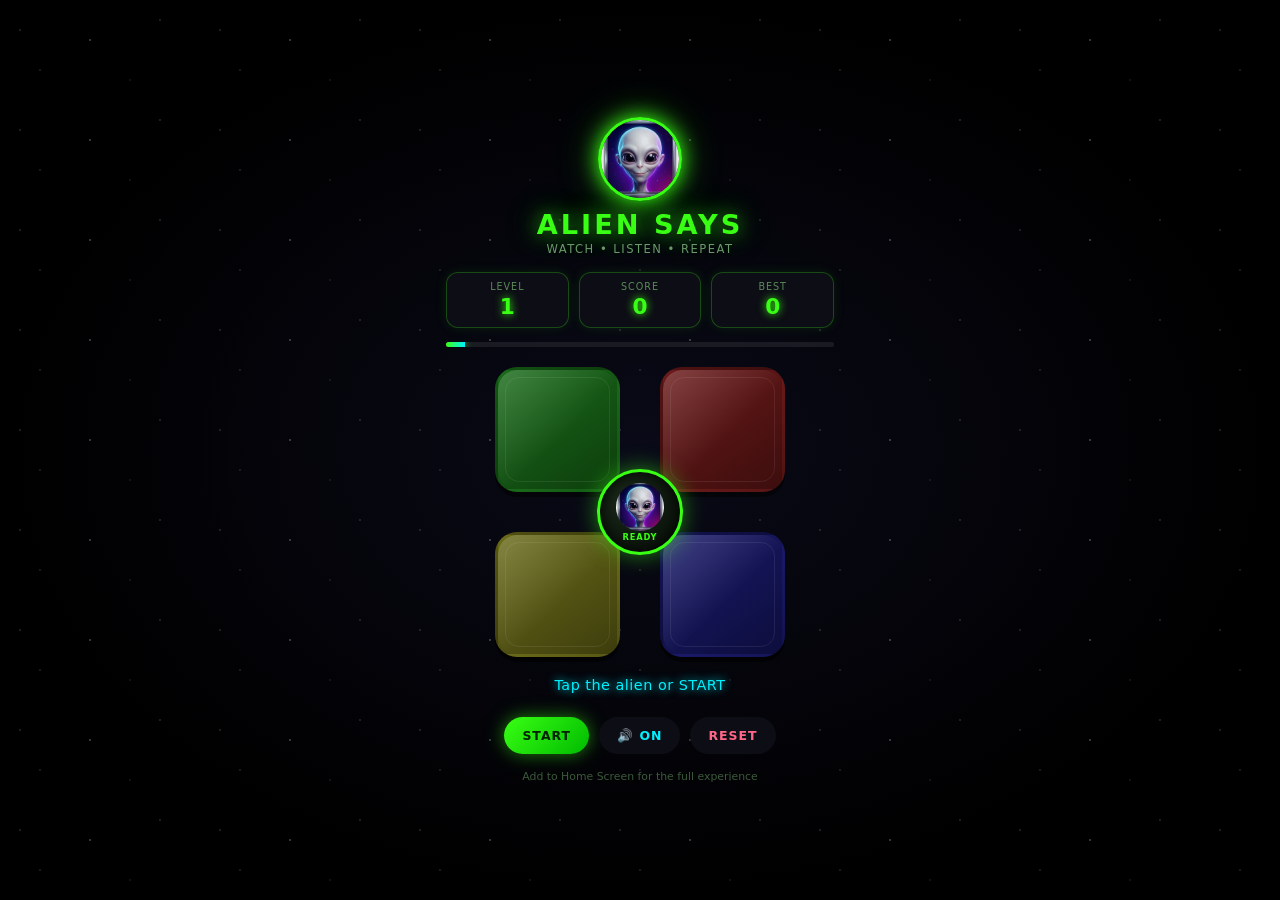
<file: alien-says.html>
<!DOCTYPE html>
<html lang="en">
<head>
  <meta charset="UTF-8">
  <meta name="viewport" content="width=device-width, initial-scale=1.0, maximum-scale=1.0, user-scalable=no, viewport-fit=cover">
  <meta name="theme-color" content="#0a0a0f">
  <meta name="apple-mobile-web-app-capable" content="yes">
  <meta name="apple-mobile-web-app-status-bar-style" content="black-translucent">
  <meta name="apple-mobile-web-app-title" content="Alien Says">
  <link rel="icon" type="image/png" href="alien-icon-192.png">
  <link rel="apple-touch-icon" href="alien-icon-512.png">
  <link rel="manifest" href="manifest.json">
  <title>Alien Says</title>
  <style>
    /* Fully offline – no external fonts */
    :root {
      --bg: #05050a;
      --panel: #0d0d15;
      --glow-green: #39ff14;
      --glow-cyan: #00f0ff;
      --glow-magenta: #ff00aa;
      --glow-yellow: #ffe600;
      --text: #e0ffe0;
    }

    * {
      box-sizing: border-box;
      margin: 0;
      padding: 0;
      -webkit-tap-highlight-color: transparent;
      user-select: none;
      -webkit-user-select: none;
    }

    html, body {
      height: 100%;
      width: 100%;
    }

    body {
      background: radial-gradient(ellipse at center, #0a0a18 0%, #000 70%);
      color: var(--text);
      font-family: system-ui, -apple-system, BlinkMacSystemFont, "Segoe UI", Roboto, "Helvetica Neue", Arial, sans-serif;
      min-height: 100dvh;
      min-height: -webkit-fill-available;
      display: flex;
      flex-direction: column;
      align-items: center;
      justify-content: center;
      overflow: hidden;
      position: relative;
    }

    /* Stars background */
    body::before {
      content: '';
      position: absolute;
      inset: 0;
      background-image:
        radial-gradient(1px 1px at 20px 30px, #fff, transparent),
        radial-gradient(1px 1px at 40px 70px, rgba(255,255,255,0.8), transparent),
        radial-gradient(1.5px 1.5px at 90px 40px, #fff, transparent),
        radial-gradient(1px 1px at 130px 80px, rgba(255,255,255,0.6), transparent),
        radial-gradient(1px 1px at 160px 20px, #fff, transparent);
      background-size: 200px 100px;
      animation: twinkle 8s linear infinite;
      opacity: 0.4;
      pointer-events: none;
      z-index: 0;
    }

    @keyframes twinkle {
      from { transform: translateY(0); }
      to { transform: translateY(-100px); }
    }

    .container {
      position: relative;
      z-index: 1;
      width: 100%;
      max-width: 420px;
      padding: 16px;
      display: flex;
      flex-direction: column;
      align-items: center;
      gap: 14px;
    }

    /* Header / Logo */
    header {
      text-align: center;
      margin-bottom: 2px;
    }

    .logo-wrap {
      width: 84px;
      height: 84px;
      margin: 0 auto 8px;
      border-radius: 50%;
      background: radial-gradient(circle at 30% 30%, #1a3a1a, #0a1a0a);
      border: 3px solid var(--glow-green);
      box-shadow:
        0 0 20px var(--glow-green),
        0 0 40px rgba(57,255,20,0.4),
        inset 0 0 20px rgba(57,255,20,0.2);
      overflow: hidden;
      animation: logoPulse 3s ease-in-out infinite;
    }

    .logo-wrap img {
      width: 100%;
      height: 100%;
      object-fit: cover;
      display: block;
    }

    @keyframes logoPulse {
      0%, 100% { box-shadow: 0 0 20px var(--glow-green), 0 0 40px rgba(57,255,20,0.3); }
      50% { box-shadow: 0 0 30px var(--glow-green), 0 0 60px rgba(57,255,20,0.6); }
    }

    h1 {
      font-size: 1.7rem;
      font-weight: 900;
      letter-spacing: 3px;
      color: var(--glow-green);
      text-shadow: 0 0 20px rgba(57,255,20,0.7), 0 0 40px rgba(57,255,20,0.3);
      margin-bottom: 2px;
    }

    .tagline {
      font-size: 0.72rem;
      color: #6a9a6a;
      letter-spacing: 1.5px;
      text-transform: uppercase;
    }

    /* HUD */
    .hud {
      display: flex;
      justify-content: space-between;
      width: 100%;
      gap: 10px;
    }

    .hud-box {
      flex: 1;
      background: var(--panel);
      border: 1px solid rgba(57,255,20,0.25);
      border-radius: 12px;
      padding: 8px 10px;
      text-align: center;
      box-shadow: 0 0 12px rgba(57,255,20,0.1);
    }

    .hud-label {
      font-size: 0.6rem;
      color: #5a8a5a;
      letter-spacing: 1px;
      margin-bottom: 2px;
      text-transform: uppercase;
    }

    .hud-value {
      font-size: 1.35rem;
      font-weight: 700;
      color: var(--glow-green);
      text-shadow: 0 0 8px var(--glow-green);
    }

    /* Game board */
    .board {
      position: relative;
      width: 290px;
      height: 290px;
      margin: 6px 0;
      flex-shrink: 0;
    }

    .pad {
      position: absolute;
      width: 125px;
      height: 125px;
      border-radius: 22px;
      cursor: pointer;
      transition: transform 0.1s ease, box-shadow 0.1s ease, background 0.1s ease;
      border: 3px solid transparent;
      display: flex;
      align-items: center;
      justify-content: center;
      overflow: hidden;
      box-shadow: 0 5px 0 rgba(0,0,0,0.55);
    }

    .pad::before {
      content: '';
      position: absolute;
      inset: 0;
      border-radius: 19px;
      background: linear-gradient(135deg, rgba(255,255,255,0.18), transparent 55%);
      pointer-events: none;
    }

    .pad::after {
      content: '';
      position: absolute;
      inset: 7px;
      border-radius: 14px;
      border: 1px solid rgba(255,255,255,0.08);
      pointer-events: none;
    }

    /* Positions */
    .pad-green  { top: 0; left: 0; background: linear-gradient(145deg, #1a6b1a, #0d3d0d); }
    .pad-red    { top: 0; right: 0; background: linear-gradient(145deg, #6b1a1a, #3d0d0d); }
    .pad-yellow { bottom: 0; left: 0; background: linear-gradient(145deg, #6b6b1a, #3d3d0d); }
    .pad-blue   { bottom: 0; right: 0; background: linear-gradient(145deg, #1a1a6b, #0d0d3d); }

    /* Active / lit states – stronger lights */
    .pad.lit, .pad.active {
      transform: scale(0.96) translateY(2px);
      box-shadow: 0 0 0 transparent;
    }

    .pad-green.lit, .pad-green.active {
      background: linear-gradient(145deg, #39ff14, #1aff00) !important;
      box-shadow: 0 0 28px #39ff14, 0 0 55px rgba(57,255,20,0.7), inset 0 0 18px rgba(255,255,255,0.35);
      border-color: #bfffbf;
    }
    .pad-red.lit, .pad-red.active {
      background: linear-gradient(145deg, #ff2a2a, #ff0000) !important;
      box-shadow: 0 0 28px #ff2a2a, 0 0 55px rgba(255,42,42,0.7), inset 0 0 18px rgba(255,255,255,0.35);
      border-color: #ffbfbf;
    }
    .pad-yellow.lit, .pad-yellow.active {
      background: linear-gradient(145deg, #ffe600, #ffcc00) !important;
      box-shadow: 0 0 28px #ffe600, 0 0 55px rgba(255,230,0,0.7), inset 0 0 18px rgba(255,255,255,0.35);
      border-color: #ffffbf;
    }
    .pad-blue.lit, .pad-blue.active {
      background: linear-gradient(145deg, #00f0ff, #0088ff) !important;
      box-shadow: 0 0 28px #00f0ff, 0 0 55px rgba(0,240,255,0.7), inset 0 0 18px rgba(255,255,255,0.35);
      border-color: #bfffff;
    }

    .pad:active:not(.disabled) {
      transform: scale(0.93) translateY(3px);
    }

    .pad.disabled {
      pointer-events: none;
      opacity: 0.75;
    }

    /* Center alien button */
    .center {
      position: absolute;
      top: 50%;
      left: 50%;
      transform: translate(-50%, -50%);
      width: 86px;
      height: 86px;
      border-radius: 50%;
      background: radial-gradient(circle at 35% 35%, #1a2a1a, #050a05);
      border: 3px solid var(--glow-green);
      box-shadow:
        0 0 22px rgba(57,255,20,0.5),
        inset 0 0 14px rgba(0,0,0,0.8);
      display: flex;
      flex-direction: column;
      align-items: center;
      justify-content: center;
      cursor: pointer;
      z-index: 5;
      transition: box-shadow 0.2s;
    }

    .center:hover, .center:active {
      box-shadow: 0 0 35px rgba(57,255,20,0.85), inset 0 0 14px rgba(0,0,0,0.8);
    }

    .center img {
      width: 48px;
      height: 48px;
      border-radius: 50%;
      object-fit: cover;
    }

    .center .status-text {
      font-size: 0.52rem;
      letter-spacing: 0.8px;
      color: var(--glow-green);
      margin-top: 1px;
      text-transform: uppercase;
      font-weight: 600;
    }

    /* Message */
    .message {
      min-height: 26px;
      font-size: 0.9rem;
      text-align: center;
      color: var(--glow-cyan);
      text-shadow: 0 0 10px var(--glow-cyan);
      letter-spacing: 0.5px;
      padding: 0 8px;
    }

    .message.error {
      color: #ff4466;
      text-shadow: 0 0 10px #ff4466;
    }

    .message.success {
      color: var(--glow-green);
      text-shadow: 0 0 10px var(--glow-green);
    }

    /* Controls */
    .controls {
      display: flex;
      gap: 10px;
      width: 100%;
      justify-content: center;
      flex-wrap: wrap;
    }

    button.ctrl {
      font-family: inherit;
      font-size: 0.78rem;
      font-weight: 700;
      letter-spacing: 1px;
      padding: 11px 18px;
      border: none;
      border-radius: 28px;
      cursor: pointer;
      transition: transform 0.15s, box-shadow 0.15s, opacity 0.15s;
      text-transform: uppercase;
    }

    .btn-start {
      background: linear-gradient(135deg, #39ff14, #00bb00);
      color: #002200;
      box-shadow: 0 0 18px rgba(57,255,20,0.5);
    }
    .btn-start:hover:not(:disabled) {
      transform: scale(1.05);
      box-shadow: 0 0 28px rgba(57,255,20,0.8);
    }
    .btn-start:disabled {
      opacity: 0.45;
      cursor: not-allowed;
      transform: none;
    }

    .btn-sound {
      background: var(--panel);
      color: var(--glow-cyan);
      border: 1px solid rgba(0,240,255,0.4);
    }
    .btn-sound:hover {
      background: rgba(0,240,255,0.12);
    }

    .btn-reset {
      background: var(--panel);
      color: #ff6688;
      border: 1px solid rgba(255,68,102,0.4);
    }

    /* Level bar */
    .level-bar {
      width: 100%;
      height: 5px;
      background: #1a1a22;
      border-radius: 3px;
      overflow: hidden;
    }
    .level-fill {
      height: 100%;
      background: linear-gradient(90deg, var(--glow-green), var(--glow-cyan));
      width: 0%;
      transition: width 0.4s ease;
      box-shadow: 0 0 8px var(--glow-green);
    }

    /* Overlay */
    .overlay {
      position: fixed;
      inset: 0;
      background: rgba(0,0,0,0.78);
      backdrop-filter: blur(5px);
      -webkit-backdrop-filter: blur(5px);
      display: flex;
      align-items: center;
      justify-content: center;
      z-index: 100;
      opacity: 0;
      pointer-events: none;
      transition: opacity 0.3s;
    }
    .overlay.show {
      opacity: 1;
      pointer-events: auto;
    }

    .overlay-card {
      background: linear-gradient(160deg, #0f1a0f, #0a0a12);
      border: 2px solid var(--glow-green);
      border-radius: 18px;
      padding: 26px 22px;
      text-align: center;
      max-width: 300px;
      width: 90%;
      box-shadow: 0 0 40px rgba(57,255,20,0.3);
    }

    .overlay-card h2 {
      font-size: 1.4rem;
      margin-bottom: 6px;
      color: var(--glow-green);
    }

    .overlay-card p {
      font-size: 0.85rem;
      color: #8aba8a;
      margin-bottom: 14px;
      line-height: 1.4;
    }

    .overlay-card .score-big {
      font-size: 2.1rem;
      color: var(--glow-cyan);
      text-shadow: 0 0 15px var(--glow-cyan);
      margin: 6px 0 14px;
      font-weight: 700;
    }

    .tip {
      font-size: 0.68rem;
      color: #3a5a3a;
      text-align: center;
      margin-top: 2px;
    }

    /* Loading screen */
    #loader {
      position: fixed;
      inset: 0;
      background: #05050a;
      display: flex;
      flex-direction: column;
      align-items: center;
      justify-content: center;
      z-index: 9999;
      transition: opacity 0.4s;
    }
    #loader.hide {
      opacity: 0;
      pointer-events: none;
    }
    #loader .alien-spin {
      width: 80px;
      height: 80px;
      border-radius: 50%;
      border: 3px solid var(--glow-green);
      box-shadow: 0 0 25px var(--glow-green);
      overflow: hidden;
      margin-bottom: 16px;
      animation: logoPulse 1.5s ease-in-out infinite;
    }
    #loader .alien-spin img {
      width: 100%;
      height: 100%;
      object-fit: cover;
    }
    #loader p {
      color: var(--glow-green);
      font-size: 0.9rem;
      letter-spacing: 2px;
    }

    /* Responsive */
    @media (max-width: 360px) {
      .board { width: 260px; height: 260px; }
      .pad { width: 112px; height: 112px; border-radius: 18px; }
      .center { width: 74px; height: 74px; }
      .center img { width: 42px; height: 42px; }
      h1 { font-size: 1.45rem; letter-spacing: 2px; }
    }

    @media (max-height: 640px) {
      .logo-wrap { width: 64px; height: 64px; margin-bottom: 4px; }
      .board { width: 250px; height: 250px; }
      .pad { width: 108px; height: 108px; }
      .center { width: 70px; height: 70px; }
      .center img { width: 40px; height: 40px; }
      h1 { font-size: 1.35rem; }
      .container { gap: 8px; padding: 10px; }
    }
  </style>
</head>
<body>
  <!-- Simple loader so user never sees a blank page -->
  <div id="loader">
    <div class="alien-spin">
      <img src="alien-icon.jpg" alt="Alien" onerror="this.style.display='none'">
    </div>
    <p>ALIEN SAYS</p>
  </div>

  <div class="container" id="app" style="visibility:hidden;">
    <header>
      <div class="logo-wrap">
        <img src="alien-icon.jpg" alt="Alien" onerror="this.parentElement.style.background='#1a3a1a'">
      </div>
      <h1>ALIEN SAYS</h1>
      <div class="tagline">Watch • Listen • Repeat</div>
    </header>

    <div class="hud">
      <div class="hud-box">
        <div class="hud-label">Level</div>
        <div class="hud-value" id="level">1</div>
      </div>
      <div class="hud-box">
        <div class="hud-label">Score</div>
        <div class="hud-value" id="score">0</div>
      </div>
      <div class="hud-box">
        <div class="hud-label">Best</div>
        <div class="hud-value" id="best">0</div>
      </div>
    </div>

    <div class="level-bar"><div class="level-fill" id="levelFill"></div></div>

    <div class="board" id="board">
      <div class="pad pad-green" data-color="green" id="pad-green"></div>
      <div class="pad pad-red" data-color="red" id="pad-red"></div>
      <div class="pad pad-yellow" data-color="yellow" id="pad-yellow"></div>
      <div class="pad pad-blue" data-color="blue" id="pad-blue"></div>

      <div class="center" id="centerBtn" title="Start">
        <img src="alien-icon.jpg" alt="Alien" onerror="this.style.display='none'">
        <div class="status-text" id="statusText">READY</div>
      </div>
    </div>

    <div class="message" id="message">Tap the alien or START</div>

    <div class="controls">
      <button class="ctrl btn-start" id="startBtn">START</button>
      <button class="ctrl btn-sound" id="soundBtn">🔊 ON</button>
      <button class="ctrl btn-reset" id="resetBtn">RESET</button>
    </div>

    <div class="tip">Add to Home Screen for the full experience</div>
  </div>

  <!-- Game Over Overlay -->
  <div class="overlay" id="overlay">
    <div class="overlay-card">
      <h2 id="overlayTitle">GAME OVER</h2>
      <p id="overlayMsg">The aliens are not impressed...</p>
      <div class="score-big" id="overlayScore">0</div>
      <button class="ctrl btn-start" id="playAgainBtn">PLAY AGAIN</button>
    </div>
  </div>

  <script>
    (function () {
      'use strict';

      // ---------- Loader ----------
      function hideLoader() {
        var loader = document.getElementById('loader');
        var app = document.getElementById('app');
        if (loader) loader.classList.add('hide');
        if (app) app.style.visibility = 'visible';
        setTimeout(function () {
          if (loader) loader.style.display = 'none';
        }, 450);
      }

      // Hide loader as soon as DOM is ready (images can load later)
      if (document.readyState === 'loading') {
        document.addEventListener('DOMContentLoaded', function () {
          setTimeout(hideLoader, 300);
        });
      } else {
        setTimeout(hideLoader, 300);
      }

      // ---------- Audio ----------
      var AudioCtx = window.AudioContext || window.webkitAudioContext;
      var audioCtx = null;
      var soundEnabled = true;

      var freqs = {
        green: 329.63,
        red: 261.63,
        yellow: 392.00,
        blue: 220.00
      };

      function initAudio() {
        try {
          if (!audioCtx) audioCtx = new AudioCtx();
          if (audioCtx.state === 'suspended') audioCtx.resume();
        } catch (e) {
          console.warn('Audio not available', e);
        }
      }

      function playTone(color, duration) {
        duration = duration || 0.35;
        if (!soundEnabled || !audioCtx) return;
        try {
          var osc = audioCtx.createOscillator();
          var gain = audioCtx.createGain();
          osc.type = 'sine';
          osc.frequency.value = freqs[color] || 300;
          gain.gain.setValueAtTime(0.28, audioCtx.currentTime);
          gain.gain.exponentialRampToValueAtTime(0.001, audioCtx.currentTime + duration);
          osc.connect(gain);
          gain.connect(audioCtx.destination);
          osc.start();
          osc.stop(audioCtx.currentTime + duration);
        } catch (e) {}
      }

      function playSuccess() {
        if (!soundEnabled || !audioCtx) return;
        try {
          [523.25, 659.25, 783.99].forEach(function (f, i) {
            var osc = audioCtx.createOscillator();
            var gain = audioCtx.createGain();
            osc.type = 'triangle';
            osc.frequency.value = f;
            var t = audioCtx.currentTime + i * 0.12;
            gain.gain.setValueAtTime(0.18, t);
            gain.gain.exponentialRampToValueAtTime(0.001, t + 0.25);
            osc.connect(gain);
            gain.connect(audioCtx.destination);
            osc.start(t);
            osc.stop(t + 0.3);
          });
        } catch (e) {}
      }

      function playError() {
        if (!soundEnabled || !audioCtx) return;
        try {
          var osc = audioCtx.createOscillator();
          var gain = audioCtx.createGain();
          osc.type = 'sawtooth';
          osc.frequency.setValueAtTime(180, audioCtx.currentTime);
          osc.frequency.exponentialRampToValueAtTime(80, audioCtx.currentTime + 0.4);
          gain.gain.setValueAtTime(0.22, audioCtx.currentTime);
          gain.gain.exponentialRampToValueAtTime(0.001, audioCtx.currentTime + 0.45);
          osc.connect(gain);
          gain.connect(audioCtx.destination);
          osc.start();
          osc.stop(audioCtx.currentTime + 0.5);
        } catch (e) {}
      }

      function playStartFanfare() {
        if (!soundEnabled || !audioCtx) return;
        try {
          [220, 277, 330, 440].forEach(function (f, i) {
            var osc = audioCtx.createOscillator();
            var gain = audioCtx.createGain();
            osc.type = 'square';
            osc.frequency.value = f;
            var t = audioCtx.currentTime + i * 0.08;
            gain.gain.setValueAtTime(0.12, t);
            gain.gain.exponentialRampToValueAtTime(0.001, t + 0.2);
            osc.connect(gain);
            gain.connect(audioCtx.destination);
            osc.start(t);
            osc.stop(t + 0.25);
          });
        } catch (e) {}
      }

      // ---------- Game State ----------
      var colors = ['green', 'red', 'yellow', 'blue'];
      var sequence = [];
      var playerSeq = [];
      var level = 1;
      var score = 0;
      var best = 0;
      try {
        best = parseInt(localStorage.getItem('alienSaysBest') || '0', 10) || 0;
      } catch (e) {}
      var isPlaying = false;
      var isShowing = false;
      var canClick = false;

      // DOM refs
      var pads = {
        green: document.getElementById('pad-green'),
        red: document.getElementById('pad-red'),
        yellow: document.getElementById('pad-yellow'),
        blue: document.getElementById('pad-blue')
      };
      var levelEl = document.getElementById('level');
      var scoreEl = document.getElementById('score');
      var bestEl = document.getElementById('best');
      var messageEl = document.getElementById('message');
      var statusText = document.getElementById('statusText');
      var startBtn = document.getElementById('startBtn');
      var soundBtn = document.getElementById('soundBtn');
      var resetBtn = document.getElementById('resetBtn');
      var centerBtn = document.getElementById('centerBtn');
      var overlay = document.getElementById('overlay');
      var overlayTitle = document.getElementById('overlayTitle');
      var overlayMsg = document.getElementById('overlayMsg');
      var overlayScore = document.getElementById('overlayScore');
      var playAgainBtn = document.getElementById('playAgainBtn');
      var levelFill = document.getElementById('levelFill');

      if (bestEl) bestEl.textContent = best;

      // ---------- Helpers ----------
      function setMessage(text, type) {
        if (!messageEl) return;
        messageEl.textContent = text;
        messageEl.className = 'message' + (type ? ' ' + type : '');
      }

      function setStatus(text) {
        if (statusText) statusText.textContent = text;
      }

      function updateHUD() {
        if (levelEl) levelEl.textContent = level;
        if (scoreEl) scoreEl.textContent = score;
        if (bestEl) bestEl.textContent = best;
        if (levelFill) {
          var pct = Math.min(100, (level / 20) * 100);
          levelFill.style.width = pct + '%';
        }
      }

      function lightPad(color, on) {
        var pad = pads[color];
        if (!pad) return;
        if (on) pad.classList.add('lit');
        else pad.classList.remove('lit');
      }

      function flashPad(color, ms) {
        ms = ms || 380;
        return new Promise(function (resolve) {
          lightPad(color, true);
          playTone(color, ms / 1000);
          setTimeout(function () {
            lightPad(color, false);
            setTimeout(resolve, 110);
          }, ms);
        });
      }

      function disablePads(disabled) {
        Object.keys(pads).forEach(function (k) {
          var p = pads[k];
          if (!p) return;
          if (disabled) p.classList.add('disabled');
          else p.classList.remove('disabled');
        });
      }

      function sleep(ms) {
        return new Promise(function (r) { setTimeout(r, ms); });
      }

      // ---------- Game Flow ----------
      async function showSequence() {
        isShowing = true;
        canClick = false;
        disablePads(true);
        setStatus('WATCH');
        setMessage('Alien is speaking...');
        await sleep(450);

        var speed = Math.max(240, 420 - level * 9);
        for (var i = 0; i < sequence.length; i++) {
          await flashPad(sequence[i], speed);
        }

        await sleep(220);
        isShowing = false;
        canClick = true;
        disablePads(false);
        setStatus('YOUR TURN');
        setMessage('Your turn — repeat!');
        playerSeq = [];
      }

      function nextRound() {
        var next = colors[Math.floor(Math.random() * 4)];
        sequence.push(next);
        updateHUD();
        showSequence();
      }

      function handlePadClick(color) {
        if (!canClick || isShowing || !isPlaying) return;

        initAudio();
        playerSeq.push(color);
        flashPad(color, 260);

        var idx = playerSeq.length - 1;
        if (playerSeq[idx] !== sequence[idx]) {
          canClick = false;
          playError();
          setMessage('Wrong sequence!', 'error');
          setStatus('FAIL');
          Object.keys(pads).forEach(function (k) {
            if (pads[k]) pads[k].classList.add('lit');
          });
          setTimeout(function () {
            Object.keys(pads).forEach(function (k) {
              if (pads[k]) pads[k].classList.remove('lit');
            });
            endGame(false);
          }, 650);
          return;
        }

        if (playerSeq.length === sequence.length) {
          canClick = false;
          score += level * 10;
          if (score > best) {
            best = score;
            try { localStorage.setItem('alienSaysBest', String(best)); } catch (e) {}
          }
          updateHUD();
          playSuccess();
          setMessage('Correct! Next level...', 'success');
          setStatus('GOOD');
          level++;
          setTimeout(function () { nextRound(); }, 850);
        }
      }

      function startGame() {
        initAudio();
        playStartFanfare();
        sequence = [];
        playerSeq = [];
        level = 1;
        score = 0;
        isPlaying = true;
        updateHUD();
        if (overlay) overlay.classList.remove('show');
        if (startBtn) startBtn.disabled = true;
        setMessage('Get ready...');
        setStatus('GO');
        setTimeout(function () { nextRound(); }, 550);
      }

      function endGame(won) {
        isPlaying = false;
        canClick = false;
        disablePads(true);
        if (startBtn) startBtn.disabled = false;

        if (overlayTitle) overlayTitle.textContent = won ? 'YOU WIN!' : 'GAME OVER';
        if (overlayMsg) {
          overlayMsg.textContent = won
            ? 'The aliens accept you as one of their own.'
            : (level > 8
              ? 'Impressive! The mothership is watching.'
              : 'The aliens are not impressed... try again!');
        }
        if (overlayScore) overlayScore.textContent = score;
        if (overlay) overlay.classList.add('show');
        setStatus('END');
        setMessage(won ? 'Victory!' : 'Game Over — try again');
      }

      function resetAll() {
        sequence = [];
        playerSeq = [];
        level = 1;
        score = 0;
        isPlaying = false;
        canClick = false;
        isShowing = false;
        updateHUD();
        disablePads(false);
        Object.keys(pads).forEach(function (k) {
          if (pads[k]) pads[k].classList.remove('lit', 'active');
        });
        if (startBtn) startBtn.disabled = false;
        if (overlay) overlay.classList.remove('show');
        setStatus('READY');
        setMessage('Tap the alien or START');
      }

      // ---------- Events ----------
      Object.keys(pads).forEach(function (color) {
        var el = pads[color];
        if (!el) return;
        el.addEventListener('click', function () { handlePadClick(color); });
        el.addEventListener('touchstart', function (e) {
          e.preventDefault();
          handlePadClick(color);
        }, { passive: false });
      });

      if (startBtn) startBtn.addEventListener('click', startGame);
      if (centerBtn) centerBtn.addEventListener('click', function () {
        if (!isPlaying) startGame();
      });
      if (playAgainBtn) playAgainBtn.addEventListener('click', startGame);

      if (soundBtn) {
        soundBtn.addEventListener('click', function () {
          soundEnabled = !soundEnabled;
          soundBtn.textContent = soundEnabled ? '🔊 ON' : '🔇 OFF';
          if (soundEnabled) initAudio();
        });
      }

      if (resetBtn) resetBtn.addEventListener('click', resetAll);

      // Prevent unwanted zoom / gestures on mobile
      document.addEventListener('gesturestart', function (e) { e.preventDefault(); });

      // Initial
      updateHUD();
      setMessage('Tap the alien or START');
    })();
  </script>
</body>
</html>
</file>
